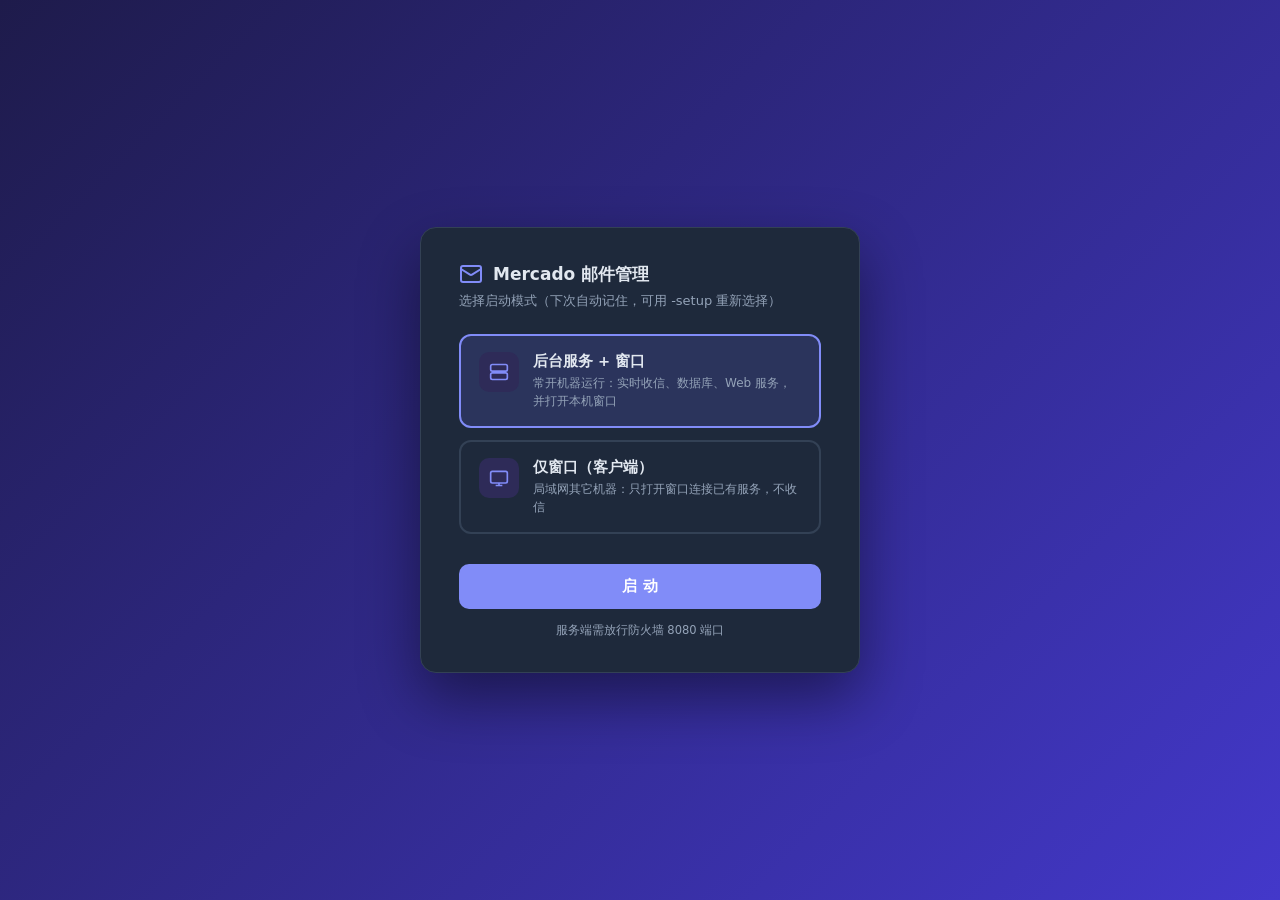
<file: internal/web/static/setup.html>
<!DOCTYPE html>
<html lang="zh-CN">
<head>
<meta charset="UTF-8">
<title>启动模式选择</title>
<script>
/* 主题防闪：跟随主界面 mm-theme（setup 页无切换钮，读同一持久化键） */
(function(){try{document.documentElement.setAttribute('data-theme',localStorage.getItem('mm-theme')||'dark');}catch(e){document.documentElement.setAttribute('data-theme','dark');}})();
</script>
<style>
/* 双主题（第21轮）：亮=:root 默认，暗=html[data-theme=dark]；setup 独立样式（类名与主界面冲突，不共用 base.css） */
:root {
  color-scheme: light;
  --primary:#4f46e5; --primary-hover:#4338ca; --border:#d8dee9;
  --text:#1f2937; --text2:#64748b;
  --card-bg:#ffffff; --card-border:#e3e8f0; --card-shadow:0 25px 60px rgba(15,23,42,.18);
  --input-bg:#f8fafc;
  --mode-hover:#f8fafc; --mode-sel:rgba(79,70,229,.1); --ic-bg:#eef2ff;
  --msg-bg:#fef2f2; --msg-border:#fecaca; --msg-fg:#dc2626;
  --tip:#8b95a5;
}
html[data-theme="dark"] {
  color-scheme: dark;
  --primary:#818cf8; --primary-hover:#a5b4fc; --border:#334155;
  --text:#e2e8f0; --text2:#94a3b8;
  --card-bg:#1e293b; --card-border:#334155; --card-shadow:0 25px 60px rgba(0,0,0,.45);
  --input-bg:#0f172a;
  --mode-hover:rgba(255,255,255,.05); --mode-sel:rgba(99,102,241,.18); --ic-bg:#2e2b58;
  --msg-bg:#3b1519; --msg-border:#7f1d1d; --msg-fg:#f87171;
  --tip:#94a3b8;
}
* { margin:0; padding:0; box-sizing:border-box; }
body {
  font-family:"Segoe UI","Microsoft YaHei",system-ui,sans-serif;
  background:linear-gradient(135deg,#1e1b4b 0%,#4338ca 100%);
  height:100vh; display:flex; align-items:center; justify-content:center;
  color:var(--text); -webkit-font-smoothing:antialiased;
}
.card {
  background:var(--card-bg); border:1px solid var(--card-border); border-radius:16px; padding:34px 38px; width:440px;
  box-shadow:var(--card-shadow);
}
.brand { display:flex; align-items:center; gap:10px; font-size:17px; font-weight:700; margin-bottom:6px; }
.sub { font-size:13px; color:var(--text2); margin-bottom:24px; }
.mode {
  border:2px solid var(--border); border-radius:12px; padding:16px 18px;
  cursor:pointer; display:flex; gap:14px; margin-bottom:12px; transition:all .15s;
}
.mode:hover { border-color:#818cf8; background:var(--mode-hover); }
.mode.sel { border-color:var(--primary); background:var(--mode-sel); }
.mode .ic {
  width:40px; height:40px; border-radius:10px; background:var(--ic-bg); color:var(--primary);
  display:flex; align-items:center; justify-content:center; flex-shrink:0;
}
.mode h3 { font-size:14.5px; margin-bottom:3px; }
.mode p { font-size:12px; color:var(--text2); line-height:1.5; }
.field { margin:14px 0 4px; display:none; }
.field.show { display:block; }
.field label { display:block; font-size:12.5px; font-weight:600; color:var(--text2); margin-bottom:6px; }
.field input {
  width:100%; padding:10px 12px; border:2px solid var(--border); border-radius:9px;
  font-size:14px; outline:none; transition:border .15s;
  background:var(--input-bg); color:var(--text);
}
.field input:focus { border-color:var(--primary); }
.field .err { display:none; font-size:12px; color:var(--msg-fg); margin-top:5px; }
.field.invalid input { border-color:var(--msg-fg); }
.field.invalid .err { display:block; }
.go {
  width:100%; padding:13px; background:var(--primary); color:#fff; border:none;
  border-radius:10px; font-size:15px; font-weight:600; cursor:pointer; margin-top:18px;
  font-family:inherit; transition:background .15s;
}
.go:hover { background:var(--primary-hover); }
.tip { text-align:center; font-size:11.5px; color:var(--tip); margin-top:14px; }
.msg { display:none; margin-top:12px; padding:10px 12px; border-radius:9px; font-size:13px; background:var(--msg-bg); color:var(--msg-fg); border:1px solid var(--msg-border); text-align:left; }
.msg.show { display:block; }
</style>
</head>
<body>
<div class="card">
  <div class="brand">
    <svg width="24" height="24" viewBox="0 0 24 24" fill="none" stroke="#818cf8" stroke-width="2" stroke-linecap="round"><rect x="2" y="4" width="20" height="16" rx="2"/><path d="m22 7-8.97 5.7a1.94 1.94 0 0 1-2.06 0L2 7"/></svg>
    Mercado 邮件管理
  </div>
  <p class="sub">选择启动模式（下次自动记住，可用 -setup 重新选择）</p>

  <div class="mode sel" id="m-server" onclick="pick('server')">
    <div class="ic"><svg width="20" height="20" viewBox="0 0 24 24" fill="none" stroke="currentColor" stroke-width="2"><rect x="2" y="3" width="20" height="8" rx="2"/><rect x="2" y="13" width="20" height="8" rx="2"/><path d="M6 7h.01M6 17h.01"/></svg></div>
    <div><h3>后台服务 + 窗口</h3><p>常开机器运行：实时收信、数据库、Web 服务，并打开本机窗口</p></div>
  </div>

  <div class="mode" id="m-client" onclick="pick('client')">
    <div class="ic"><svg width="20" height="20" viewBox="0 0 24 24" fill="none" stroke="currentColor" stroke-width="2"><rect x="2" y="4" width="20" height="14" rx="2"/><path d="M8 21h8M12 18v3"/></svg></div>
    <div><h3>仅窗口（客户端）</h3><p>局域网其它机器：只打开窗口连接已有服务，不收信</p></div>
  </div>

  <div class="field" id="f-url">
    <label>服务地址（服务端机器的局域网 IP）</label>
    <input type="text" id="server-url" placeholder="http://192.168.1.100:8080">
    <div class="err">请填写服务地址</div>
  </div>

  <button class="go" onclick="start()">启 动</button>
  <div class="msg" id="setup-msg"></div>
  <p class="tip">服务端需放行防火墙 8080 端口</p>
</div>

<script>
let mode='server';
function showErr(m){
  const el=document.getElementById('setup-msg');
  el.textContent=m; el.classList.add('show');
}
function pick(m){
  mode=m;
  document.getElementById('m-server').classList.toggle('sel', m==='server');
  document.getElementById('m-client').classList.toggle('sel', m==='client');
  document.getElementById('f-url').classList.toggle('show', m==='client');
  if(m==='client') setTimeout(()=>document.getElementById('server-url').focus(), 100);
}
async function start(){
  const urlField=document.getElementById('f-url');
  urlField.classList.remove('invalid');
  let url='';
  if(mode==='client'){
    url=document.getElementById('server-url').value.trim();
    if(!url){ urlField.classList.add('invalid'); return; }
    if(!/^https?:\/\//.test(url)) url='http://'+url;
  }
  try{
    const r=await fetch('/setup/choose',{method:'POST',headers:{'Content-Type':'application/json'},
      body:JSON.stringify({mode, server_url:url})});
    const d=await r.json();
    if(d.error){ showErr(d.error); return; }
    document.body.innerHTML='<div style="color:#fff;text-align:center;margin-top:40vh;font-size:15px">正在启动…</div>';
  }catch(e){ showErr('提交失败：'+e.message); }
}
document.getElementById('server-url').addEventListener('keydown', e=>{ if(e.key==='Enter') start(); });
</script>
</body>
</html>
</file>
